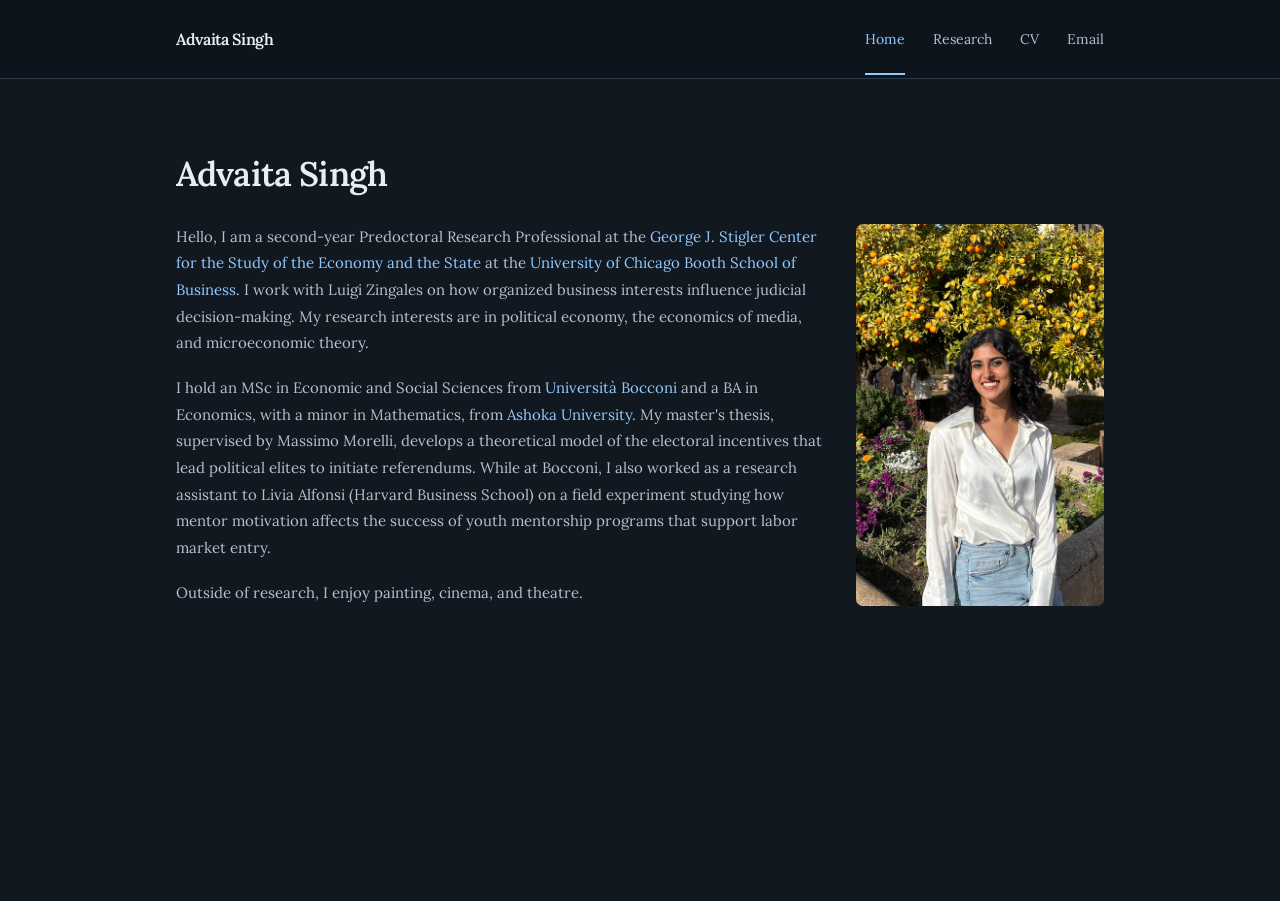
<file: index.html>
<!DOCTYPE html>
<html lang="en"><head><meta charset="utf-8"/><meta content="width=device-width,initial-scale=1" name="viewport"/><meta content="Advaita Singh — research in political economy, the economics of media, and microeconomic theory." name="description"/><title>Home | Advaita Singh</title><link href="style.css" rel="stylesheet"/></head><body><a class="skip" href="#main">Skip to content</a><header><div class="wrap nav"><a class="brand" href="index.html">Advaita Singh</a><nav aria-label="Main navigation"><a aria-current="page" href="index.html">Home</a><a href="research.html">Research</a><a href="cv.html">CV</a><a href="mailto:advaita.singh13@gmail.com">Email</a></nav></div></header><main class="wrap" id="main"><h1 class="home-heading">Advaita Singh</h1><div class="home-layout">
<div class="hero">

<p>Hello, I am a second-year Predoctoral Research Professional at the <a href="https://www.chicagobooth.edu/research/stigler">George J. Stigler Center for the Study of the Economy and the State</a> at the <a href="https://www.chicagobooth.edu/">University of Chicago Booth School of Business</a>. I work with Luigi Zingales on how organized business interests influence judicial decision-making. My research interests are in political economy, the economics of media, and microeconomic theory.</p>
<p>I hold an MSc in Economic and Social Sciences from <a href="https://www.unibocconi.it/en">Università Bocconi</a> and a BA in Economics, with a minor in Mathematics, from <a href="https://www.ashoka.edu.in/">Ashoka University</a>. My master's thesis, supervised by Massimo Morelli, develops a theoretical model of the electoral incentives that lead political elites to initiate referendums. While at Bocconi, I also worked as a research assistant to Livia Alfonsi (Harvard Business School) on a field experiment studying how mentor motivation affects the success of youth mentorship programs that support labor market entry.</p>
<p>Outside of research, I enjoy painting, cinema, and theatre.</p>
</div>
<figure class="profile-photo"><img alt="Portrait of Advaita Singh in a garden" height="788" src="profile.jpg" width="550"/></figure>
</div>
</main></body></html>
</file>
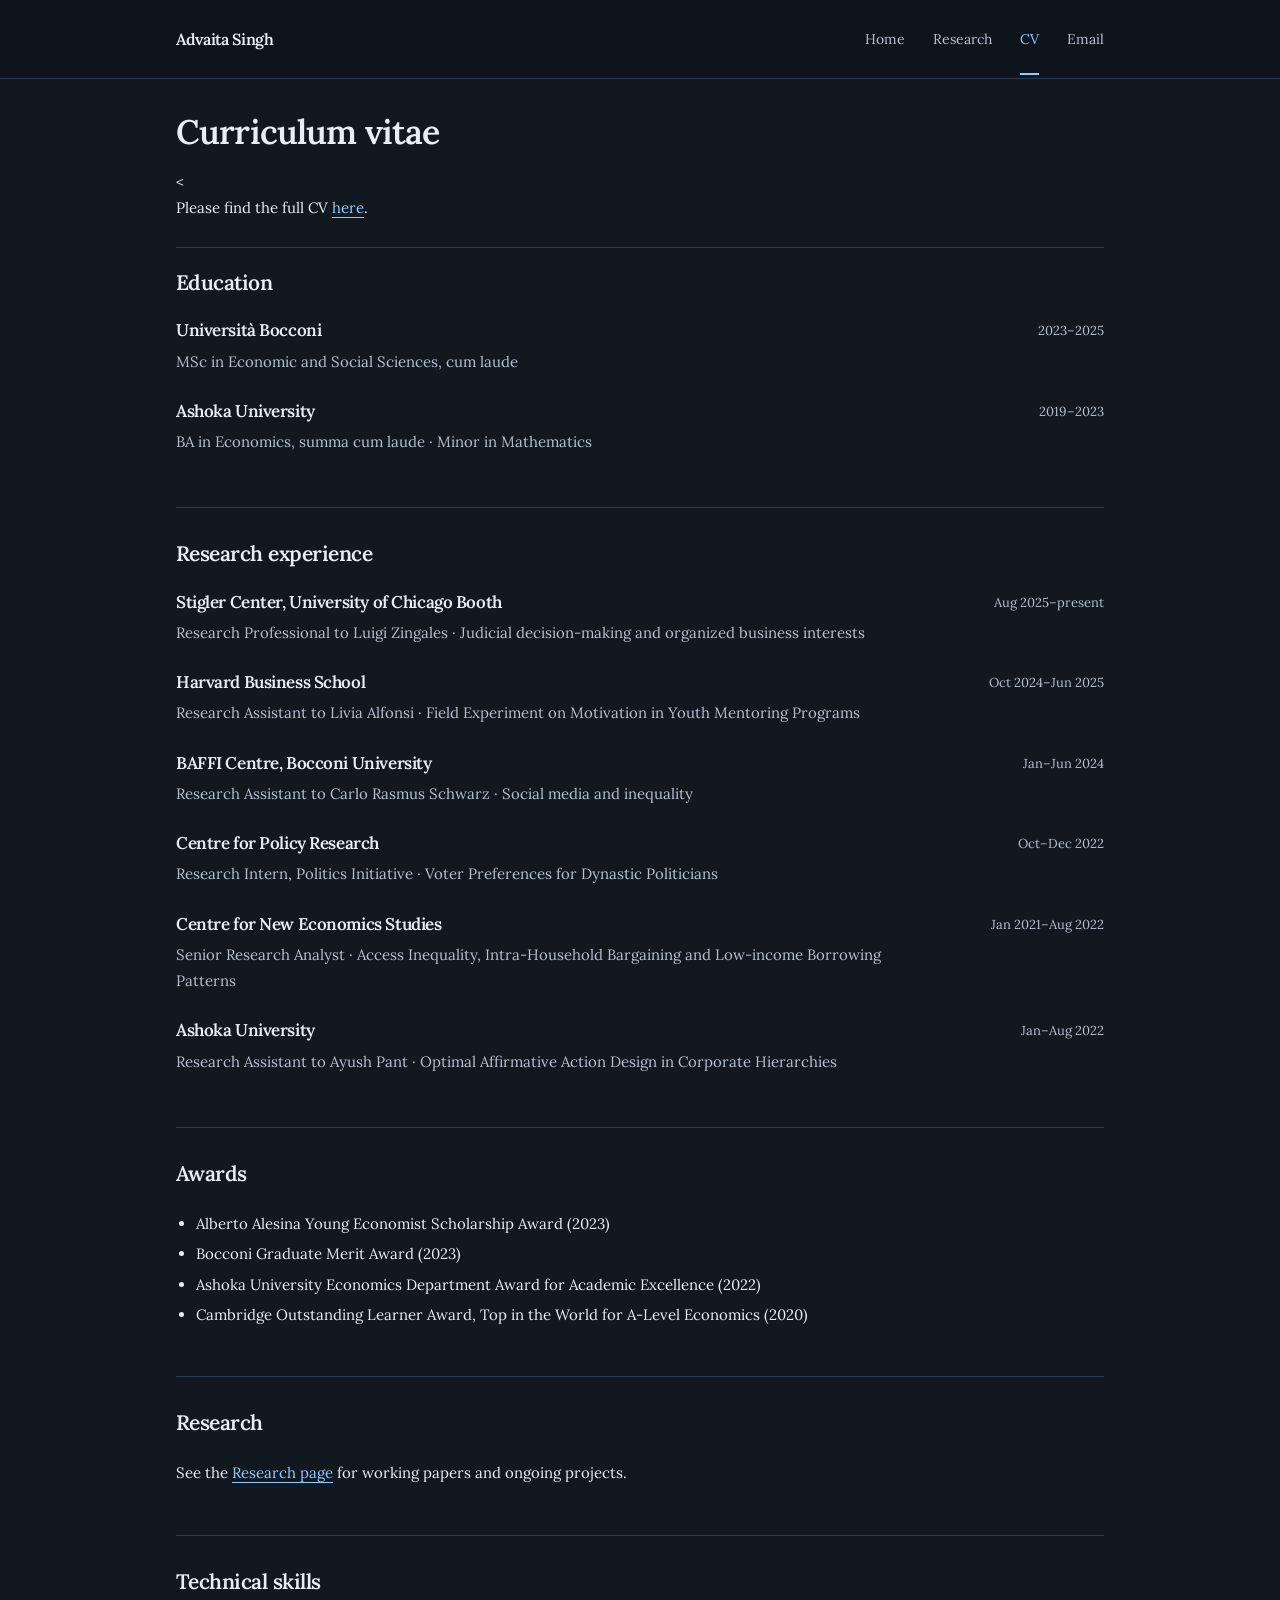
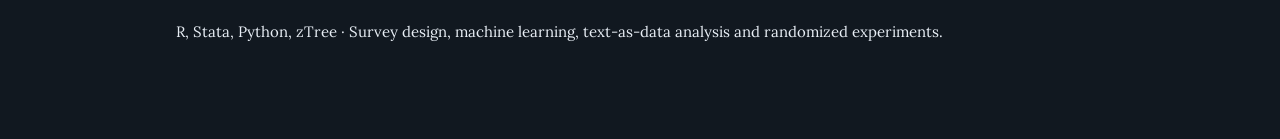
<file: cv.html>
<!doctype html><html lang="en"><head><meta charset="utf-8"><meta name="viewport" content="width=device-width,initial-scale=1"><meta name="description" content="Advaita Singh — research in political economy, the economics of media, and microeconomic theory."><title>CV | Advaita Singh</title><link rel="stylesheet" href="style.css"></head><body><a class="skip" href="#main">Skip to content</a><header><div class="wrap nav"><a class="brand" href="index.html">Advaita Singh</a><nav aria-label="Main navigation"><a href="index.html">Home</a><a href="research.html">Research</a><a href="cv.html" aria-current="page">CV</a><a href="mailto:advaita.singh13@gmail.com">Email</a></nav></div></header><main id="main" class="wrap compact-page"><h1>Curriculum vitae</h1><<p>Please find the full CV <a href="https://www.dropbox.com/scl/fi/9xg59adhx5j75a0090tib/Advaita_Singh_CV_Nov_2026.pdf?rlkey=wxbrjxigfw93wogaehqlweut6&amp;st=8kh8dnc0&amp;dl=0" target="_blank" rel="noopener noreferrer">here</a>.</p>
</p><section><h2>Education</h2><div class="cvrow"><div><h3>Università Bocconi</h3><p>MSc in Economic and Social Sciences, cum laude</p></div><div class="date">2023–2025</div></div><div class="cvrow"><div><h3>Ashoka University</h3><p>BA in Economics, summa cum laude · Minor in Mathematics</p></div><div class="date">2019–2023</div></div></section><section><h2>Research experience</h2><div class="cvrow"><div><h3>Stigler Center, University of Chicago Booth</h3><p>Research Professional to Luigi Zingales · Judicial decision-making and organized business interests</p></div><div class="date">Aug 2025–present</div></div><div class="cvrow"><div><h3>Harvard Business School</h3><p>Research Assistant to Livia Alfonsi · Field Experiment on Motivation in Youth Mentoring Programs</p></div><div class="date">Oct 2024–Jun 2025</div></div><div class="cvrow"><div><h3>BAFFI Centre, Bocconi University</h3><p>Research Assistant to Carlo Rasmus Schwarz · Social media and inequality</p></div><div class="date">Jan–Jun 2024</div></div><div class="cvrow"><div><h3>Centre for Policy Research</h3><p>Research Intern, Politics Initiative · Voter Preferences for Dynastic Politicians</p></div><div class="date">Oct–Dec 2022</div></div><div class="cvrow"><div><h3>Centre for New Economics Studies</h3><p>Senior Research Analyst · Access Inequality, Intra-Household Bargaining and Low-income Borrowing Patterns</p></div><div class="date">Jan 2021–Aug 2022</div></div><div class="cvrow"><div><h3>Ashoka University</h3><p>Research Assistant to Ayush Pant · Optimal Affirmative Action Design in Corporate Hierarchies</p></div><div class="date">Jan–Aug 2022</div></div></section><section><h2>Awards</h2><ul><li>Alberto Alesina Young Economist Scholarship Award (2023)</li><li>Bocconi Graduate Merit Award (2023)</li><li>Ashoka University Economics Department Award for Academic Excellence (2022)</li><li>Cambridge Outstanding Learner Award, Top in the World for A-Level Economics (2020)</li></ul></section><section><h2>Research</h2><p>See the <a href="research.html">Research page</a> for working papers and ongoing projects.</p></section><section><h2>Technical skills</h2><p>R, Stata, Python, zTree · Survey design, machine learning, text-as-data analysis and randomized experiments.</p></section></main></body></html>
</file>
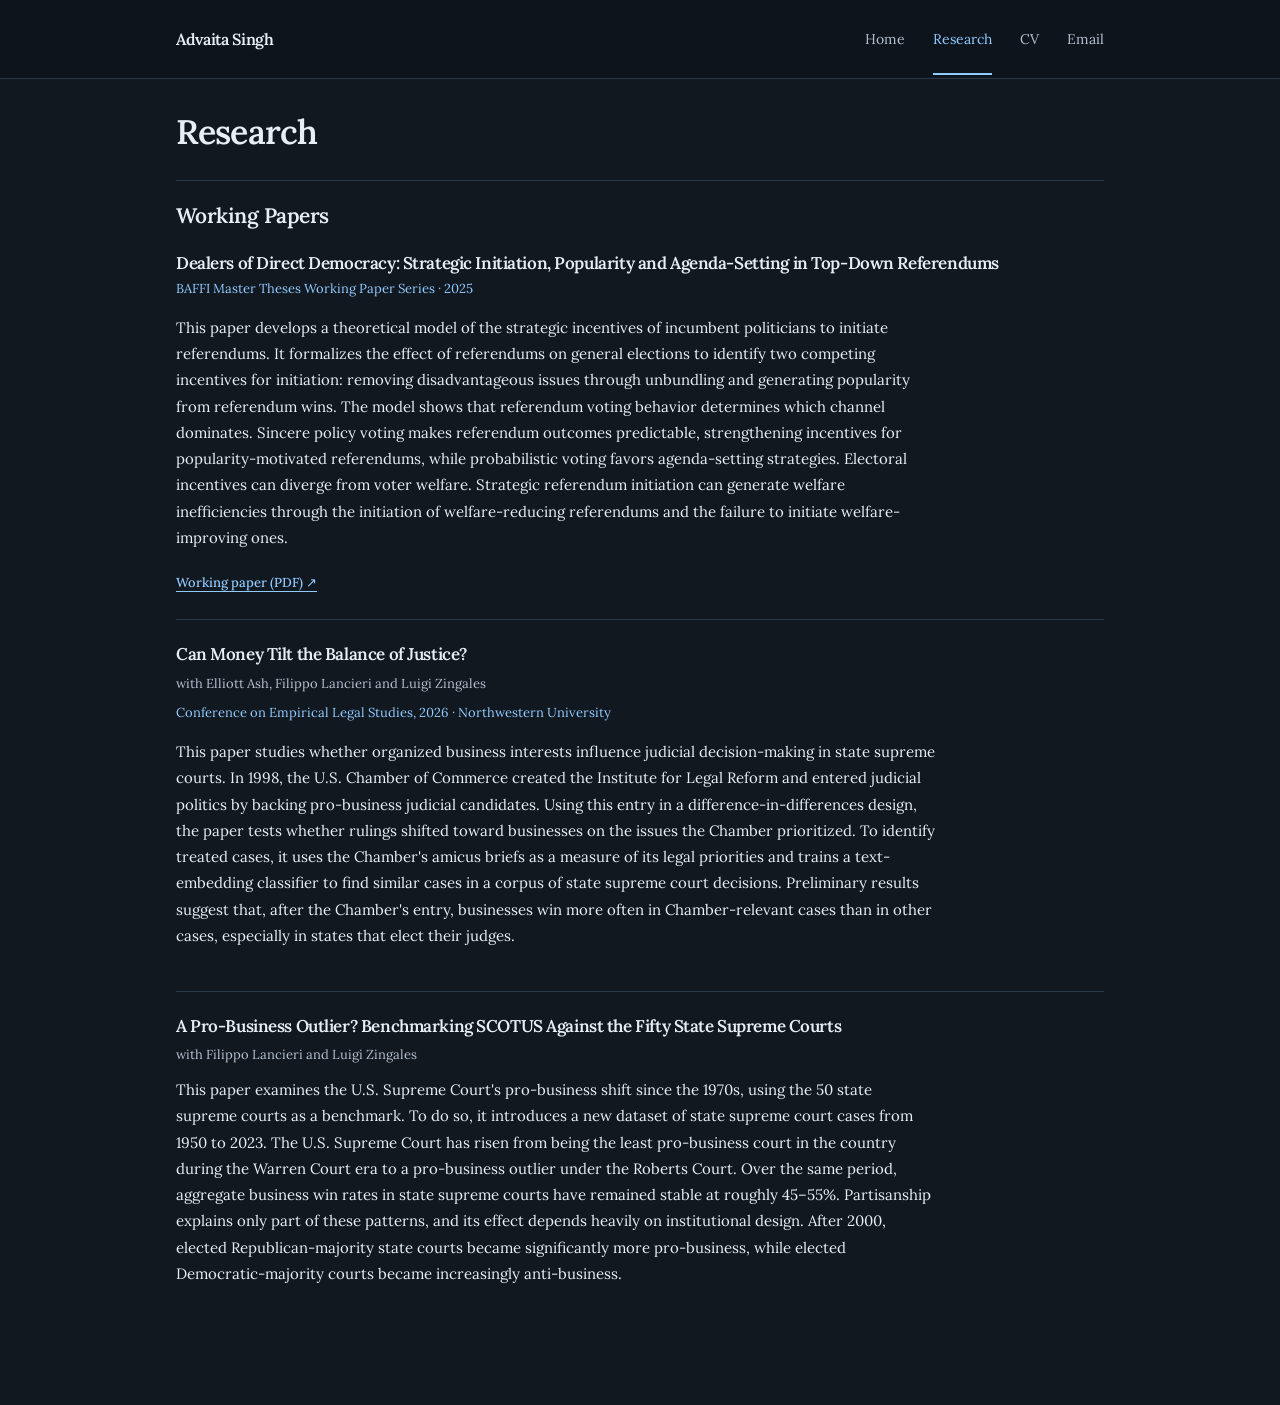
<file: research.html>
<!DOCTYPE html>
<html lang="en"><head><meta charset="utf-8"/><meta content="width=device-width,initial-scale=1" name="viewport"/><meta content="Advaita Singh — research in political economy, the economics of media, and microeconomic theory." name="description"/><title>Research | Advaita Singh</title><link href="style.css" rel="stylesheet"/></head><body><a class="skip" href="#main">Skip to content</a><header><div class="wrap nav"><a class="brand" href="index.html">Advaita Singh</a><nav aria-label="Main navigation"><a href="index.html">Home</a><a aria-current="page" href="research.html">Research</a><a href="cv.html">CV</a><a href="mailto:advaita.singh13@gmail.com">Email</a></nav></div></header><main class="wrap compact-page" id="main"><h1>Research</h1><section><h2>Working Papers</h2><article class="paper"><h3>Dealers of Direct Democracy: Strategic Initiation, Popularity and Agenda-Setting in Top-Down Referendums</h3><p class="meta conference">BAFFI Master Theses Working Paper Series · 2025</p><p>This paper develops a theoretical model of the strategic incentives of incumbent politicians to initiate referendums. It formalizes the effect of referendums on general elections to identify two competing incentives for initiation: removing disadvantageous issues through unbundling and generating popularity from referendum wins. The model shows that referendum voting behavior determines which channel dominates. Sincere policy voting makes referendum outcomes predictable, strengthening incentives for popularity-motivated referendums, while probabilistic voting favors agenda-setting strategies. Electoral incentives can diverge from voter welfare. Strategic referendum initiation can generate welfare inefficiencies through the initiation of welfare-reducing referendums and the failure to initiate welfare-improving ones.</p><a href="https://www.dropbox.com/scl/fi/p49dkbumqihegwrz7aw0t/Advaita_Singh_Dealers_of_Direct_Democracy.pdf?rlkey=ewicjh2lsoy9qlzp2v73oce4z&amp;st=okg2808m&amp;dl=0" rel="noopener noreferrer" target="_blank">Working paper (PDF) ↗</a></article><article class="paper"><h3>Can Money Tilt the Balance of Justice?</h3><p class="meta">with Elliott Ash, Filippo Lancieri and Luigi Zingales</p><p class="meta conference">Conference on Empirical Legal Studies, 2026 · Northwestern University</p><p>This paper studies whether organized business interests influence judicial decision-making in state supreme courts. In 1998, the U.S. Chamber of Commerce created the Institute for Legal Reform and entered judicial politics by backing pro-business judicial candidates. Using this entry in a difference-in-differences design, the paper tests whether rulings shifted toward businesses on the issues the Chamber prioritized. To identify treated cases, it uses the Chamber's amicus briefs as a measure of its legal priorities and trains a text-embedding classifier to find similar cases in a corpus of state supreme court decisions. Preliminary results suggest that, after the Chamber's entry, businesses win more often in Chamber-relevant cases than in other cases, especially in states that elect their judges.</p></article><article class="paper"><h3>A Pro-Business Outlier? Benchmarking SCOTUS Against the Fifty State Supreme Courts</h3><p class="meta">with Filippo Lancieri and Luigi Zingales</p><p>This paper examines the U.S. Supreme Court's pro-business shift since the 1970s, using the 50 state supreme courts as a benchmark. To do so, it introduces a new dataset of state supreme court cases from 1950 to 2023. The U.S. Supreme Court has risen from being the least pro-business court in the country during the Warren Court era to a pro-business outlier under the Roberts Court. Over the same period, aggregate business win rates in state supreme courts have remained stable at roughly 45–55%. Partisanship explains only part of these patterns, and its effect depends heavily on institutional design. After 2000, elected Republican-majority state courts became significantly more pro-business, while elected Democratic-majority courts became increasingly anti-business.</p></article></section></main></body></html>
</file>
<file: style.css>
@import url('https://fonts.googleapis.com/css2?family=Lora:wght@400;500;600;700&display=swap');

*{box-sizing:border-box} :root{color-scheme:dark;--bg:#111820;--nav:#0d141c;--fg:#e8eef5;--muted:#b5c0cf;--blue:#91caff;--line:#2b3948} body{margin:0;background:var(--bg);color:var(--fg);font:15px/1.75 "Lora",Georgia,serif} a{color:var(--blue);text-underline-offset:4px} a:hover{color:white} a:focus-visible,button:focus-visible{outline:2px solid var(--blue);outline-offset:5px} header{background:var(--nav);border-bottom:1px solid var(--line)} .wrap{max-width:1000px;margin:auto;padding:0 36px} .nav{display:flex;justify-content:space-between;align-items:center;min-height:78px;gap:24px} .brand{color:var(--fg);font-weight:600;text-decoration:none;font-size:16px;letter-spacing:-.02em} nav{display:flex;gap:28px} nav a{color:var(--muted);text-decoration:none;font-size:14px;padding:24px 0 21px;border-bottom:2px solid transparent} nav a[aria-current=page]{color:var(--blue);border-color:var(--blue)} main{min-height:calc(100vh - 160px);padding-top:74px!important;padding-bottom:76px!important} h1,h2,h3{line-height:1.25;letter-spacing:-.025em} h1{font-size:34px;font-weight:600;margin:0 0 15px} h2{font-size:21px;font-weight:600;margin:0 0 24px} h3{font-size:17px;font-weight:600;margin:0 0 7px} p{margin:0 0 18px} .eyebrow{font-size:12px;color:var(--blue);letter-spacing:.13em;text-transform:uppercase;font-weight:600;margin-bottom:19px} .subtitle{color:var(--blue);font-size:15px;margin-bottom:30px} .hero{max-width:720px} .hero p:not(.eyebrow):not(.subtitle){color:var(--muted);font-size:15px} .actions{display:flex;flex-wrap:wrap;gap:14px;margin:30px 0 0}.button{display:inline-block;padding:10px 17px;border:1px solid var(--blue);border-radius:5px;color:var(--blue);background:transparent;text-decoration:none;font:inherit;font-size:13px;cursor:pointer}.button:hover{background:#203347;color:#fff}.primary{background:var(--blue);color:var(--nav);font-weight:600}.primary:hover{background:#c5e5ff;color:var(--nav)} section{border-top:1px solid var(--line);margin-top:48px;padding-top:33px} .muted,.meta{color:var(--muted)} .meta{font-size:13px;margin-bottom:10px} .paper{padding:24px 0;border-bottom:1px solid var(--line)} .paper:last-child{border-bottom:0}.paper:first-of-type{padding-top:0}.paper p{max-width:760px}.paper a{font-size:13px;font-weight:500}.tags{display:flex;flex-wrap:wrap;gap:9px}.tag{border:1px solid var(--line);padding:5px 12px;border-radius:4px;color:var(--blue);font-size:13px}.cvhead{display:flex;justify-content:space-between;align-items:center;gap:20px;flex-wrap:wrap}.cvrow{display:grid;grid-template-columns:1fr 150px;gap:20px;margin-bottom:22px}.cvrow p{margin:4px 0;color:var(--muted)} .date{text-align:right;color:var(--muted);font-size:13px} ul{padding-left:20px} li{margin:4px 0} footer{border-top:1px solid var(--line);color:var(--muted);font-size:12px;padding:22px 0} .skip{position:absolute;left:-10000px}.skip:focus{left:10px;top:10px;background:var(--nav);padding:10px;z-index:2} @media(max-width:620px){.wrap{padding-left:22px;padding-right:22px}.nav{gap:12px;min-height:66px}.brand{font-size:15px}nav{gap:15px}nav a{font-size:13px;padding:20px 0 17px}main{padding-top:45px!important;padding-bottom:45px!important}.cvrow{grid-template-columns:1fr;gap:4px}.date{text-align:left}.hero p:not(.eyebrow):not(.subtitle){font-size:15px}} @media print{ :root{color-scheme:light;--bg:white;--fg:black;--muted:#333;--blue:#16456e;--line:#ccc}body{font-size:10pt;line-height:1.4}header,footer,.actions,.button,.skip{display:none!important}main.wrap{padding:0!important;min-height:0;max-width:none}h1{font-size:26pt}h2{font-size:15pt;margin-bottom:12px}h3{font-size:11pt}.cvrow{margin-bottom:12px;break-inside:avoid;grid-template-columns:1fr 110px}section{margin-top:20px;padding-top:14px}a{color:black;text-decoration:none}@page{margin:16mm}}

/* Homepage portrait and compact navigation */
.home-heading{margin-bottom:28px}
.home-layout{display:grid;grid-template-columns:minmax(0,1fr) minmax(0,248px);align-items:stretch;gap:34px}
.home-layout .hero{max-width:none;min-width:0}
.home-layout .hero p{font-size:15px;line-height:1.78}
.home-layout .hero p:last-child{margin-bottom:0}
.home-layout .hero p a{color:var(--blue);text-decoration:none}
.home-layout .hero p a:hover{text-decoration:underline}
.profile-photo{position:relative;min-height:0;min-width:0;margin:0;overflow:hidden;border-radius:7px}
.profile-photo img{position:absolute;inset:0;display:block;width:100%;height:100%;object-fit:cover;object-position:center center}
.paper .conference{color:var(--blue);font-size:13px;margin-top:-3px;margin-bottom:14px}
@media(max-width:760px){.home-layout{grid-template-columns:1fr;gap:26px}.profile-photo{width: min(220px,100%);justify-self:center;margin:0}.profile-photo img{position:static;width:100%;height:auto;object-fit:contain}.home-heading{margin-bottom:22px}}
@media(max-width:420px){.nav{flex-wrap:wrap;gap:0;padding-top:16px}.nav nav{width:100%;justify-content:space-between}.nav nav a{padding:12px 0}}

/* Compact interior pages */
main.compact-page{padding-top:32px!important}
main.compact-page>section:first-of-type{margin-top:26px;padding-top:22px}
main{min-height:calc(100vh - 78px)}
@media(max-width:620px){h1{font-size:30px}main.compact-page{padding-top:24px!important}main{min-height:calc(100vh - 66px)}}
@media print{main.compact-page{padding-top:0!important}}
</file>
